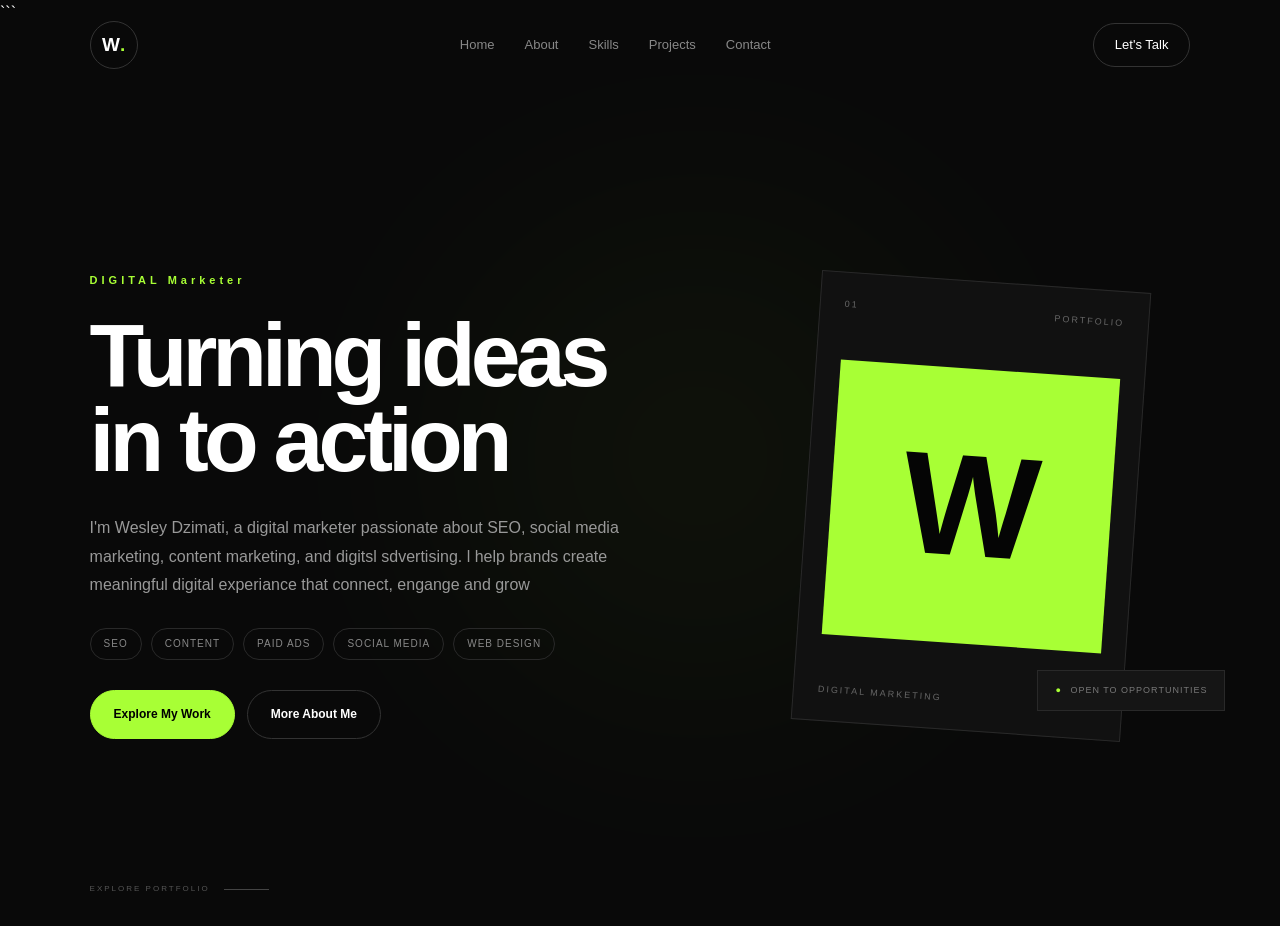
<file: index.html>
<head>

    <meta charset="UTF-8">

    <meta name="viewport" content="width=device-width, initial-scale=1.0">

    <!-- SEO -->
    <meta name="description"
        content="Wesley Dzimati is a Digital Marketer based in Harare, Zimbabwe, focused on SEO, content marketing, digital advertising, social media marketing and web design.">

    <meta name="author" content="Wesley Dzimati">

    <meta name="robots" content="index, follow">

    <!-- Canonical URL -->
    <link rel="canonical" href="index.html">

    <!-- Page Title -->
    <title>Wesley Dzimati | Digital Marketer Portfolio</title>


    <!-- Open Graph / Facebook / LinkedIn -->
    <meta property="og:type" content="website">

    <meta property="og:title"
        content="Wesley Dzimati | Digital Marketer Portfolio">

    <meta property="og:description"
        content="Explore the portfolio of Wesley Dzimati, a Digital Marketer focused on SEO, content marketing, digital advertising, social media marketing and web design.">

    <meta property="og:url" content="index.html">

    <meta property="og:site_name"
        content="Wesley Dzimati Portfolio">

    <meta property="og:image"
        content="images/og-image.jpg">


    <!-- Twitter / X -->
    <meta name="twitter:card" content="summary_large_image">

    <meta name="twitter:title"
        content="Wesley Dzimati | Digital Marketer Portfolio">

    <meta name="twitter:description"
        content="Explore Wesley Dzimati's digital marketing portfolio, including SEO, content marketing, digital advertising, social media and web design.">

    <meta name="twitter:image"
        content="images/og-image.jpg">


    <!-- Favicon -->
    <link rel="icon" type="image/png" href="images/favicon.png">


    <!-- Stylesheet -->
    <link rel="stylesheet" href="style.css">

</head>
```


</head>


<body>


    <!-- HEADER / NAVIGATION -->
    <header class="navbar">

        <a href="index.html"
           class="logo"
           aria-label="Wesley Dzimati - Home">
            W<span aria-hidden="true">.</span>
        </a>


        <nav aria-label="Main navigation">

            <a href="index.html" aria-current="page">
                Home
            </a>

            <a href="about.html">
                About
            </a>

            <a href="skills.html">
                Skills
            </a>

            <a href="projects.html">
                Projects
            </a>

            

            <a href="contact.html">
                Contact
            </a>

        </nav>


        <a href="contact.html" class="nav-button">
            Let's Talk
        </a>

    </header>


    <!-- MAIN CONTENT -->
    <main>


        <!-- HERO SECTION -->
        <section class="hero"
                 aria-labelledby="hero-title">


            <div class="hero-content">


                <p class="intro">
                    DIGITAL Marketer
                </p>


                <h1 id="hero-title">

                    Turning ideas in to action 
                    

                    

                </h1>


                <p class="hero-text">

                    I'm Wesley Dzimati, a digital marketer
                    passionate about SEO, social media marketing,
                    content marketing, and digitsl sdvertising. l
                    help brands create meaningful digital experiance 
                    that connect, engange and grow 

                </p>


                <!-- AREAS OF EXPERTISE -->
                <div class="expertise"
                     aria-label="Digital marketing areas">

                    <span>SEO</span>

                    <span>CONTENT</span>

                    <span>PAID ADS</span>

                    <span>SOCIAL MEDIA</span>

                    <span>WEB DESIGN</span>

                </div>


                <!-- CALL TO ACTIONS -->
                <div class="hero-buttons">


                    <a href="projects.html"
                       class="primary-button"
                       aria-label="Explore Wesley Dzimati's projects">

                        Explore My Work

                    </a>


                    <a href="about.html"
                       class="secondary-button"
                       aria-label="Learn more about Wesley Dzimati">

                        More About Me

                    </a>


                </div>


            </div>


            <!-- VISUAL PORTFOLIO CARD -->
            <div class="hero-visual"
                 aria-hidden="true">


                <div class="visual-card">


                    <div class="card-top">

                        <span>01</span>

                        <span>PORTFOLIO</span>

                    </div>


                    <div class="card-main">

                        <span>W</span>

                    </div>


                    <div class="card-bottom">

                        <span>DIGITAL MARKETING</span>

                        <span>2026</span>

                    </div>


                </div>


                <div class="floating-label">

                    <span>●</span>

                    OPEN TO OPPORTUNITIES

                </div>


            </div>


            <!-- SCROLL INDICATOR -->
            <div class="scroll-indicator"
                 aria-hidden="true">

                <span>
                    EXPLORE PORTFOLIO
                </span>

                <div class="scroll-line"></div>

            </div>


        </section>


    </main>


</body>

</html>
</file>
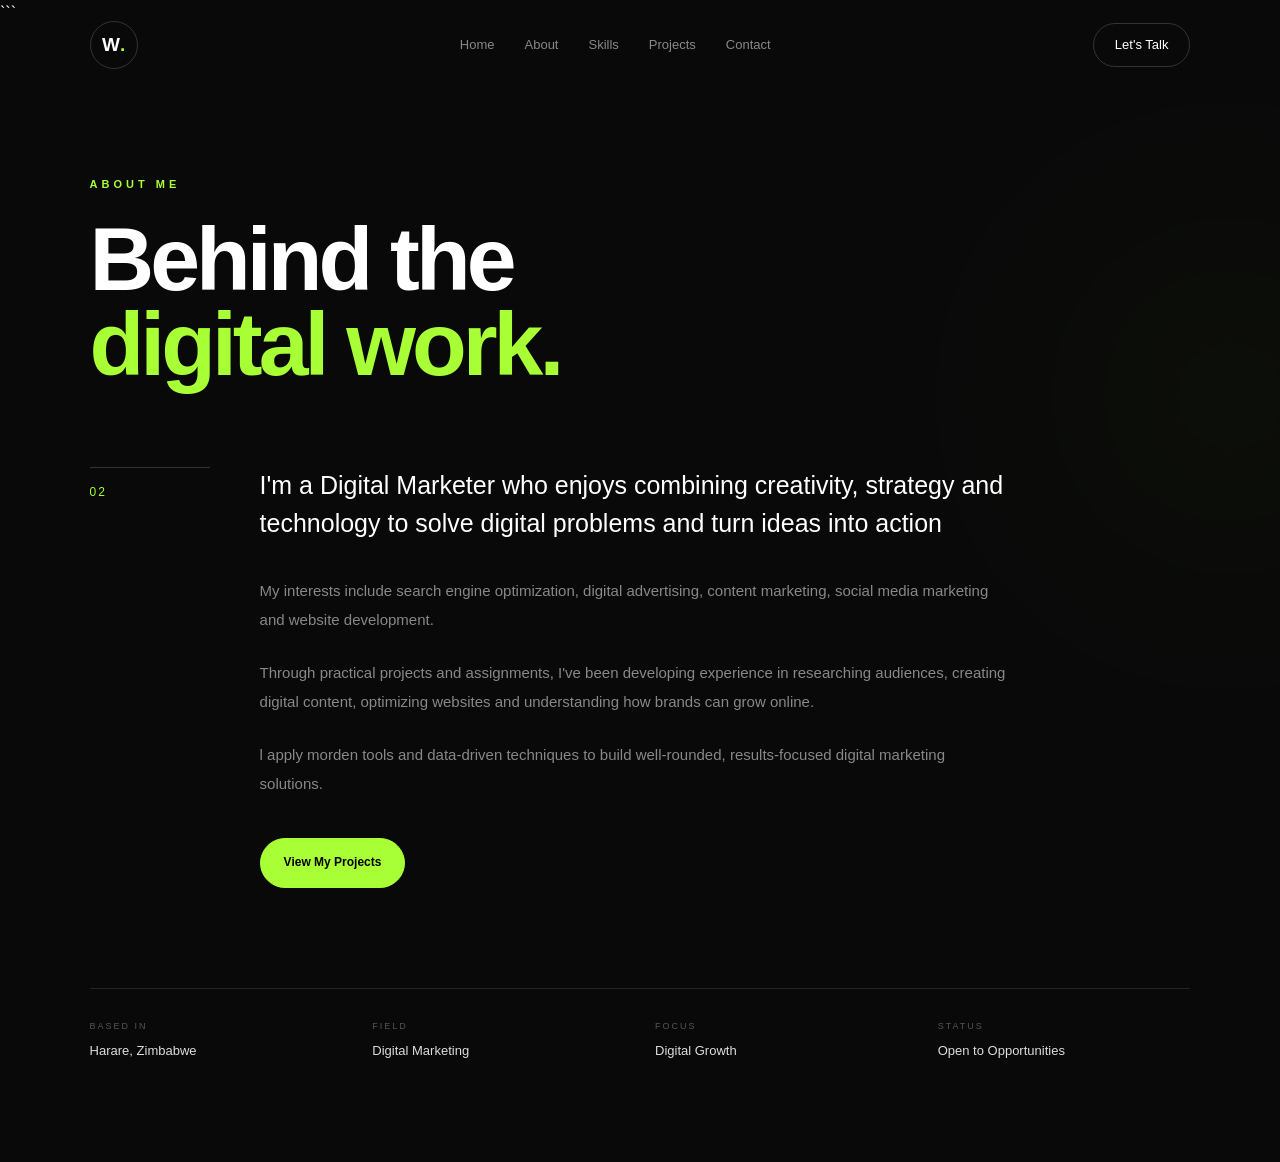
<file: about.html>
<head>

    <meta charset="UTF-8">

    <meta name="viewport" content="width=device-width, initial-scale=1.0">


    <!-- SEO -->
    <meta name="description"
        content="Learn about Wesley Dzimati, a Digital Marketer based in Harare, Zimbabwe, with a focus on SEO, content marketing, digital advertising, social media marketing and web design.">

    <meta name="author" content="Wesley Dzimati">

    <meta name="robots" content="index, follow">


    <!-- Canonical URL -->
    <link rel="canonical" href="about.html">


    <!-- Page Title -->
    <title>About Wesley Dzimati | Digital Marketer</title>


    <!-- Open Graph / Facebook / LinkedIn -->
    <meta property="og:type" content="profile">

    <meta property="og:title"
        content="About Wesley Dzimati | Digital Marketer">

    <meta property="og:description"
        content="Learn about Wesley Dzimati, a Digital Marketer based in Harare, Zimbabwe, focused on SEO, content marketing, digital advertising, social media marketing and web design.">

    <meta property="og:url" content="about.html">

    <meta property="og:site_name"
        content="Wesley Dzimati Portfolio">

    <meta property="og:image"
        content="images/og-image.jpg">


    <!-- Twitter / X -->
    <meta name="twitter:card" content="summary_large_image">

    <meta name="twitter:title"
        content="About Wesley Dzimati | Digital Marketer">

    <meta name="twitter:description"
        content="Learn more about Wesley Dzimati and his experience, interests and focus in digital marketing.">

    <meta name="twitter:image"
        content="images/og-image.jpg">


    <!-- Favicon -->
    <link rel="icon" type="image/png" href="images/favicon.png">


    <!-- Stylesheet -->
    <link rel="stylesheet" href="style.css">

</head>
```


<body>

    <!-- HEADER / NAVIGATION -->
    <header class="navbar">

        <a href="index.html" class="logo" aria-label="Wesley Dzimati - Home">
            W<span aria-hidden="true">.</span>
        </a>

        <nav aria-label="Main navigation">

            <a href="index.html">Home</a>

            <a href="about.html" aria-current="page">About</a>

            <a href="skills.html">Skills</a>

            <a href="projects.html">Projects</a>

            <a href="contact.html">Contact</a>

        </nav>

        <a href="contact.html" class="nav-button">
            Let's Talk
        </a>

    </header>


    <!-- MAIN CONTENT -->
    <main>

        <section class="page-section about-page" aria-labelledby="about-title">

            <!-- SECTION INTRO -->
            <div class="section-heading">

                <p class="intro">ABOUT ME</p>

                <h1 id="about-title">
                    Behind the
                    <span>digital work.</span>
                </h1>

            </div>


            <!-- ABOUT CONTENT -->
            <div class="about-content">

                <div class="about-number" aria-hidden="true">
                    <span>02</span>
                </div>


                <div class="about-text">

                    <p class="large-text">
                        I'm a Digital Marketer who enjoys combining
                        creativity, strategy and technology to solve digital
                        problems and turn ideas into action
                    </p>

                    <p>
                        My interests include search engine optimization,
                        digital advertising, content marketing, social media
                        marketing and website development.
                    </p>

                    <p>
                        Through practical projects and assignments, I've been
                        developing experience in researching audiences,
                        creating digital content, optimizing websites and
                        understanding how brands can grow online.
                    </p>

                    <p>
                        l apply morden tools and data-driven
                        techniques to build well-rounded,
                        results-focused digital marketing solutions.
                    </p>

                    <a href="projects.html"
                       class="primary-button"
                       aria-label="View Wesley Dzimati's digital marketing projects">
                        View My Projects
                    </a>

                </div>

            </div>


            <!-- ABOUT DETAILS -->
            <div class="about-details">

                <div>
                    <span>BASED IN</span>
                    <strong>Harare, Zimbabwe</strong>
                </div>

                <div>
                    <span>FIELD</span>
                    <strong>Digital Marketing</strong>
                </div>

                <div>
                    <span>FOCUS</span>
                    <strong>Digital Growth</strong>
                </div>

                <div>
                    <span>STATUS</span>
                    <strong>Open to Opportunities</strong>
                </div>

            </div>

        </section>

    </main>

</body>

</html>
</file>
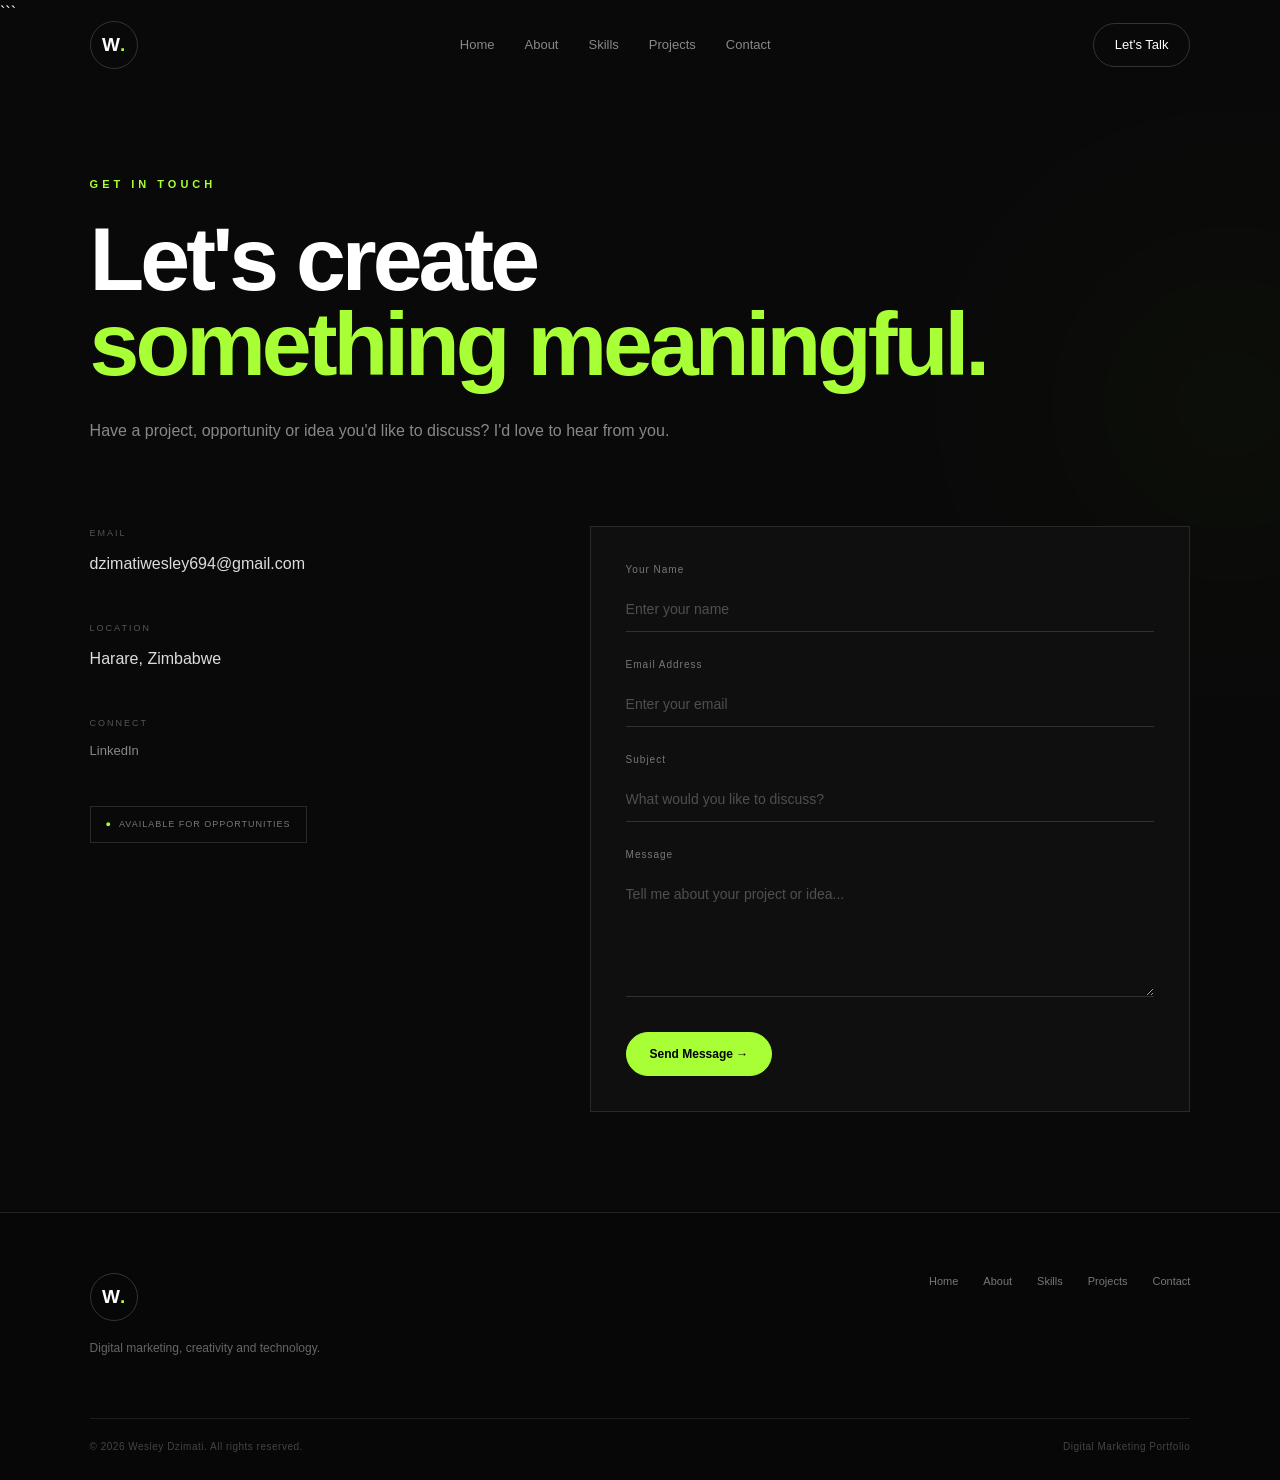
<file: contact.html>
<head>

    <meta charset="UTF-8">

    <meta name="viewport" content="width=device-width, initial-scale=1.0">


    <!-- SEO -->
    <meta name="description"
        content="Contact Wesley Dzimati, a Digital Marketer based in Harare, Zimbabwe, for digital marketing, SEO, content marketing, social media and web design projects.">

    <meta name="author" content="Wesley Dzimati">

    <meta name="robots" content="index, follow">


    <!-- Canonical URL -->
    <link rel="canonical" href="contact.html">


    <!-- Page Title -->
    <title>Contact Wesley Dzimati | Digital Marketer</title>


    <!-- Open Graph / Facebook / LinkedIn -->
    <meta property="og:type" content="website">

    <meta property="og:title"
        content="Contact Wesley Dzimati | Digital Marketer">

    <meta property="og:description"
        content="Get in touch with Wesley Dzimati in Harare, Zimbabwe, for digital marketing, SEO, content marketing, social media and web design projects.">

    <meta property="og:url" content="contact.html">

    <meta property="og:site_name"
        content="Wesley Dzimati Portfolio">

    <meta property="og:image"
        content="images/og-image.jpg">


    <!-- Twitter / X -->
    <meta name="twitter:card" content="summary_large_image">

    <meta name="twitter:title"
        content="Contact Wesley Dzimati | Digital Marketer">

    <meta name="twitter:description"
        content="Get in touch with Wesley Dzimati for digital marketing and digital growth projects.">

    <meta name="twitter:image"
        content="images/og-image.jpg">


    <!-- Favicon -->
    <link rel="icon" type="image/png" href="images/favicon.png">


    <!-- Stylesheet -->
    <link rel="stylesheet" href="style.css">

</head>
```



<body>

    <!-- HEADER / NAVIGATION -->
    <header class="navbar">

        <a href="index.html"
           class="logo"
           aria-label="Wesley Dzimati - Home">
            W<span aria-hidden="true">.</span>
        </a>


        <nav aria-label="Main navigation">

            <a href="index.html">Home</a>

            <a href="about.html">About</a>

            <a href="skills.html">Skills</a>

            <a href="projects.html">Projects</a>

            <a href="contact.html" aria-current="page">Contact</a>

        </nav>


        <a href="contact.html" class="nav-button">
            Let's Talk
        </a>

    </header>


    <!-- MAIN CONTENT -->
    <main>

        <section class="page-section contact-page"
                 aria-labelledby="contact-title">

            <!-- PAGE INTRO -->
            <div class="section-heading">

                <p class="intro">
                    GET IN TOUCH
                </p>

                <h1 id="contact-title">
                    Let's create
                    <span>something meaningful.</span>
                </h1>

                <p class="section-description">
                    Have a project, opportunity or idea you'd like
                    to discuss? I'd love to hear from you.
                </p>

            </div>


            <!-- CONTACT CONTENT -->
            <div class="contact-container">


                <!-- CONTACT INFORMATION -->
                <div class="contact-info">

                    <div class="contact-block">

                        <span>EMAIL</span>

                        <a href="mailto:dzimatiwesley694@gmail.com">
                            dzimatiwesley694@gmail.com
                        </a>

                    </div>


                    <div class="contact-block">

                        <span>LOCATION</span>

                        <p>
                            Harare, Zimbabwe
                        </p>

                    </div>


                    <div class="contact-block">

                        <span>CONNECT</span>

                        <div class="social-links">

                            <a href="#"
                               target="_blank"
                               rel="noopener noreferrer"
                               aria-label="Wesley Dzimati on LinkedIn">
                                LinkedIn
                            </a>

                            <a href="#"
                               target="_blank"
                               rel="noopener noreferrer"
                               aria-label="Wesley Dzimati on Instagram">
                                
                            </a>

                        </div>

                    </div>


                    <div class="contact-status"
                         aria-label="Currently available for opportunities">

                        <span aria-hidden="true">●</span>

                        AVAILABLE FOR OPPORTUNITIES

                    </div>

                </div>


                <!-- CONTACT FORM -->
                <form class="contact-form"
                      action="#"
                      method="post"
                      aria-label="Contact form">


                    <div class="form-group">

                        <label for="name">
                            Your Name
                        </label>

                        <input
                            type="text"
                            id="name"
                            name="name"
                            placeholder="Enter your name"
                            autocomplete="name"
                            required
                        >

                    </div>


                    <div class="form-group">

                        <label for="email">
                            Email Address
                        </label>

                        <input
                            type="email"
                            id="email"
                            name="email"
                            placeholder="Enter your email"
                            autocomplete="email"
                            required
                        >

                    </div>


                    <div class="form-group">

                        <label for="subject">
                            Subject
                        </label>

                        <input
                            type="text"
                            id="subject"
                            name="subject"
                            placeholder="What would you like to discuss?"
                        >

                    </div>


                    <div class="form-group">

                        <label for="message">
                            Message
                        </label>

                        <textarea
                            id="message"
                            name="message"
                            rows="6"
                            placeholder="Tell me about your project or idea..."
                            required
                        ></textarea>

                    </div>


                    <button
                        type="submit"
                        class="primary-button">
                        Send Message →
                    </button>

                </form>

            </div>

        </section>

    </main>


    <!-- FOOTER -->
    <footer class="footer">

        <div class="footer-top">


            <div class="footer-brand">

                <a href="index.html"
                   class="logo"
                   aria-label="Wesley Dzimati - Home">
                    W<span aria-hidden="true">.</span>
                </a>

                <p>
                    Digital marketing, creativity
                    and technology.
                </p>

            </div>


            <nav class="footer-links"
                 aria-label="Footer navigation">

                <a href="index.html">Home</a>

                <a href="about.html">About</a>

                <a href="skills.html">Skills</a>

                <a href="projects.html">Projects</a>

                <a href="contact.html" aria-current="page">Contact</a>

            </nav>

        </div>


        <div class="footer-bottom">

            <p>
                © 2026 Wesley Dzimati. All rights reserved.
            </p>

            <p>
                Digital Marketing Portfolio
            </p>

        </div>

    </footer>


</body>

</html>
</file>
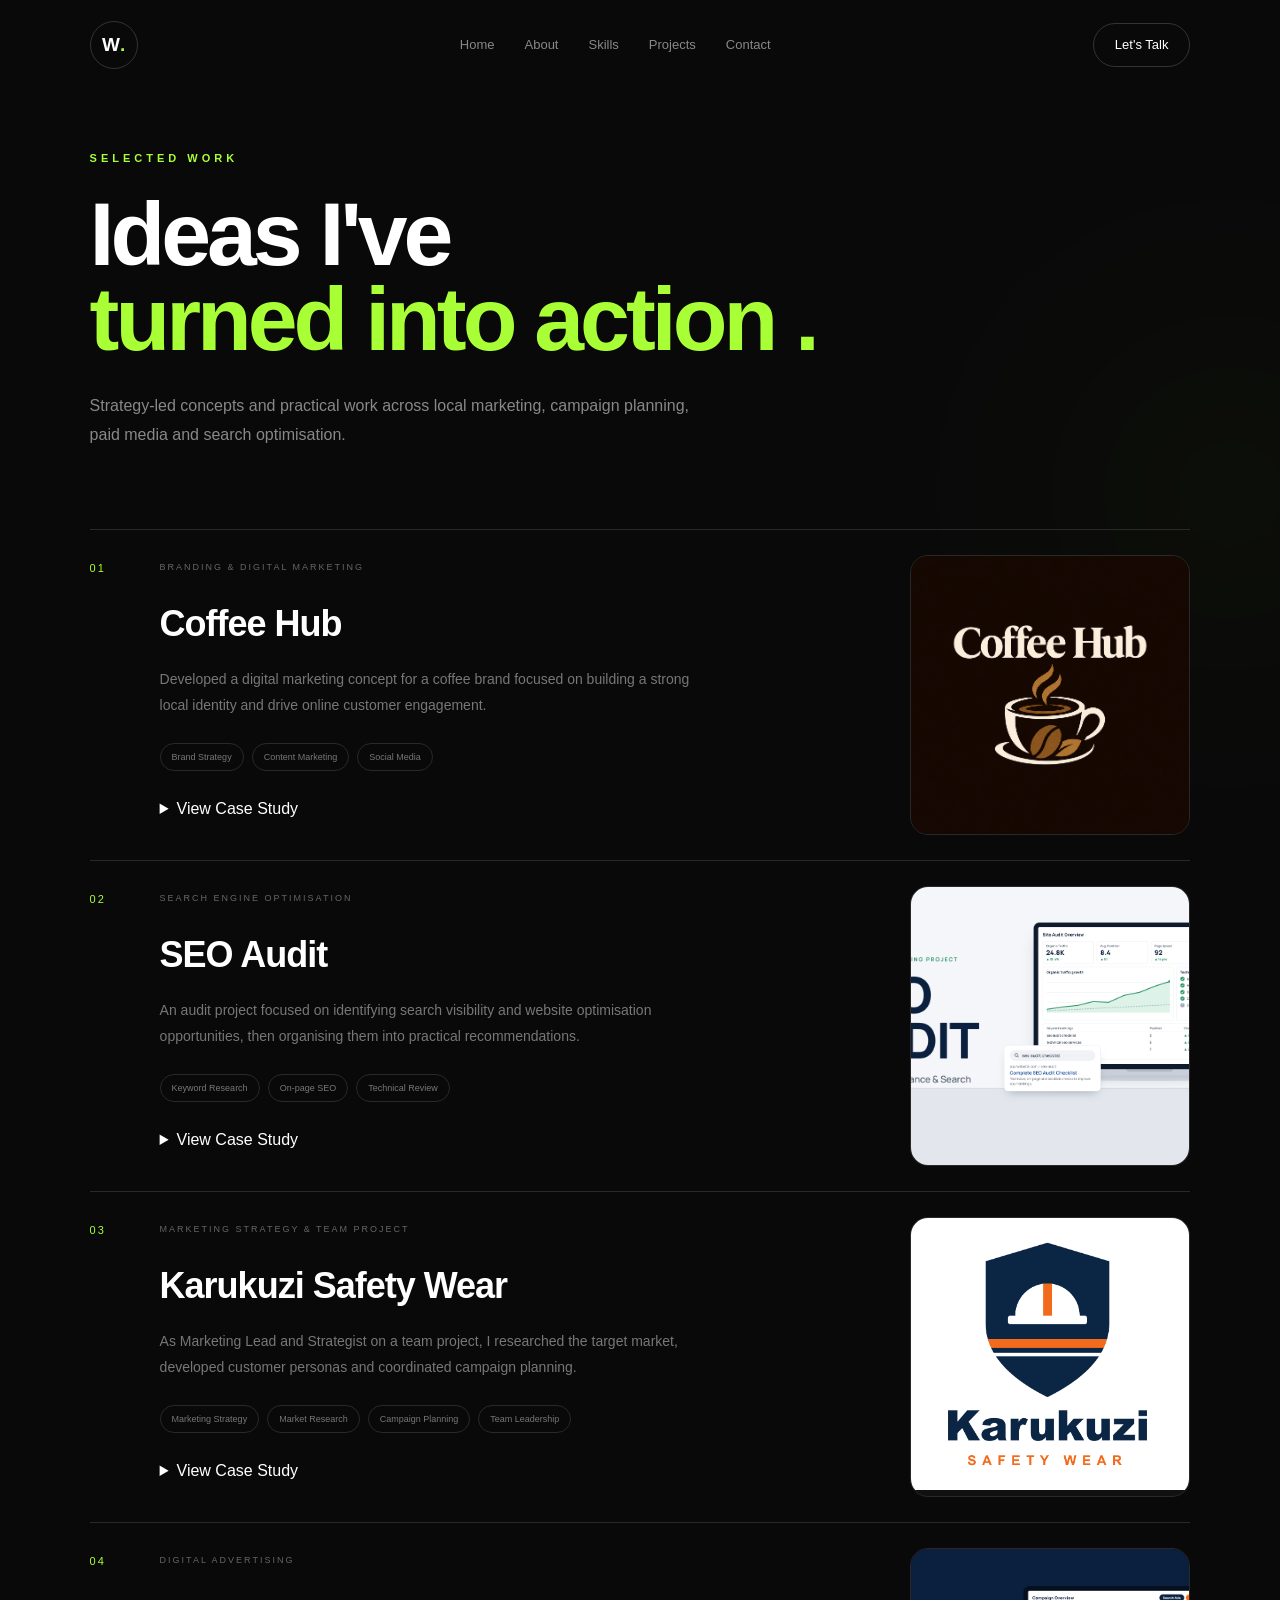
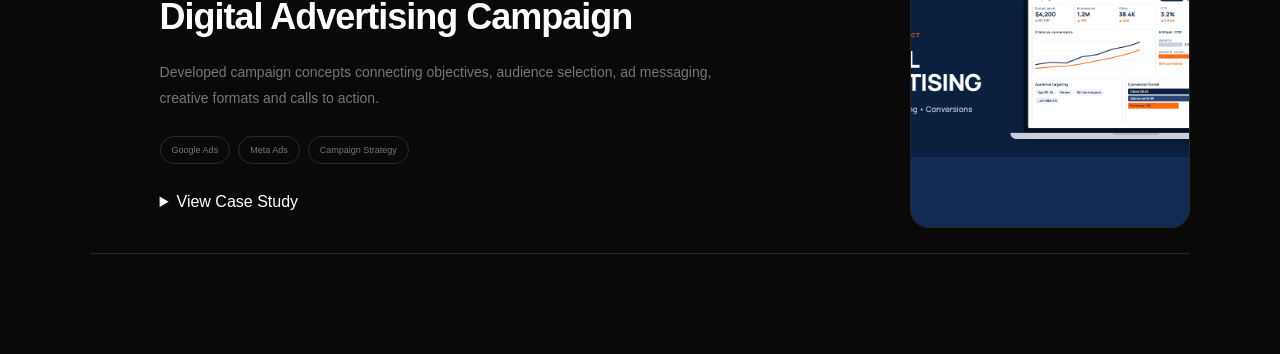
<file: projects.html>
<!DOCTYPE html>
<html lang="en">
<head>

    <meta charset="UTF-8">

    <meta name="viewport" content="width=device-width, initial-scale=1.0">


    <!-- SEO -->
    <meta name="description"
        content="Explore Wesley Dzimati's digital marketing case studies in local marketing, safety wear, paid advertising and SEO strategy.">

    <meta name="author" content="Wesley Dzimati">

    <meta name="robots" content="index, follow">


    <!-- Canonical URL -->
    <link rel="canonical" href="projects.html">


    <!-- Page Title -->
    <title>Digital Marketing Projects | Wesley Dzimati</title>


    <!-- Open Graph / Facebook / LinkedIn -->
    <meta property="og:type" content="website">

    <meta property="og:title"
        content="Digital Marketing Projects | Wesley Dzimati">

    <meta property="og:description"
        content="Explore Wesley Dzimati's digital marketing case studies in local marketing, safety wear, paid advertising and SEO strategy.">

    <meta property="og:url" content="projects.html">

    <meta property="og:site_name"
        content="Wesley Dzimati Portfolio">

    <meta property="og:image"
        content="images/og-image.jpg">


    <!-- Twitter / X -->
    <meta name="twitter:card" content="summary_large_image">

    <meta name="twitter:title"
        content="Digital Marketing Projects | Wesley Dzimati">

    <meta name="twitter:description"
        content="Explore Wesley Dzimati's digital marketing case studies in local marketing, safety wear, paid advertising and SEO strategy.">

    <meta name="twitter:image"
        content="images/og-image.jpg">


    <!-- Favicon -->
    <link rel="icon" type="image/png" href="images/favicon.png">


    <!-- Stylesheet -->
    <link rel="stylesheet" href="style.css">

</head>


<body>

<header class="navbar">

    <a href="index.html" class="logo">
        W<span>.</span>
    </a>

    <nav>
        <a href="index.html">Home</a>
        <a href="about.html">About</a>
        <a href="skills.html">Skills</a>
        <a href="projects.html">Projects</a>
        <a href="contact.html">Contact</a>
    </nav>

    <a href="contact.html" class="nav-button">
        Let's Talk
    </a>

</header>

<main>

<section class="page-section projects-page">

    <div class="section-heading">

        <p class="intro">
            SELECTED WORK
        </p>

        <h1>
            Ideas I've
            <span>turned into action .</span>
        </h1>

        <p class="section-description">
            Strategy-led concepts and practical work across local marketing,
            campaign planning, paid media and search optimisation.
        </p>

    </div>


    <!-- PROJECT 01 -->

    <article class="project-card">

        <div class="project-number">
            01
        </div>

        <div class="project-content">

            <p class="project-category">
                BRANDING & DIGITAL MARKETING
            </p>

            <h2>
                Coffee Hub
            </h2>

            <p>
                Developed a digital marketing concept for a 
                coffee brand focused on building a strong local
                identity and drive online customer engagement.
            </p>

            <div class="project-tags">
                <span>Brand Strategy</span>
                <span>Content Marketing</span>
                <span>Social Media</span>
            </div>

            <details class="project-case-study">
                <summary>View Case Study</summary>
                <div class="case-study-content">
                    <section>
                        <h3>Project Overview</h3>
                        <p>Coffee Hub is a concept for a neighbourhood coffee shop in Harare. The marketing work is intended to give the business a recognisable local identity and help nearby people discover it, choose it for a visit and return.</p>
                    </section>
                    <section>
                        <h3>The Challenge</h3>
                        <p>A new or growing café needs to stand out among local options and turn online attention into in-person visits. Its communication also needs to give people a reason to come back, not just notice the brand once.</p>
                    </section>
                    <section>
                        <h3>My Role</h3>
                        <p>I developed the digital marketing concept, with a focus on brand positioning, content themes, social media engagement and promotional ideas. The project materials do not specify particular analytics or advertising tools.</p>
                    </section>
                    <section>
                        <h3>Strategy and Execution</h3>
                        <p>Position Coffee Hub as a welcoming, convenient local coffee stop. Prioritise Harare residents, nearby workers and students, and people looking for a place to meet. Build discoverability through a complete local business profile, consistent contact details, location-led page copy and useful search phrases such as “coffee shop in Harare” and relevant neighbourhood terms. Use social content to show menu items, the café experience and timely offers; connect promotions to clear visit prompts and encourage customers to share feedback and return through recurring offers. These are proposed tactics, not reported campaign results.</p>
                    </section>
                    <section>
                        <h3>Tools Used</h3>
                        <p>Specific tools used were not recorded in the available project details.</p>
                    </section>
                    <section>
                        <h3>Expected Outcomes</h3>
                        <p>The strategy is designed to improve local awareness and discovery, encourage first visits, create more social interaction and support repeat visits. No measured outcomes are available.</p>
                    </section>
                    <section>
                        <h3>Key Learning</h3>
                        <p>This concept demonstrates how local SEO, useful social content and in-store promotions can work together around one practical goal: making a nearby café easier to find and worth revisiting.</p>
                    </section>
                </div>
            </details>

        </div>

        <div class="project-visual">
            <img class="project-logo" src="Coffee%20Hub%20Caf%C3%A9%20Logo.png" alt="Coffee Hub logo">
        </div>

    </article>


    <!-- PROJECT 02 -->

    <article class="project-card">

        <div class="project-number">
            02
        </div>

        <div class="project-content">

            <p class="project-category">
                SEARCH ENGINE OPTIMISATION
            </p>

            <h2>
                SEO Audit
            </h2>

            <p>
                An audit project focused on identifying search visibility and website optimisation opportunities, then organising them into practical recommendations.
            </p>

            <div class="project-tags">
                <span>Keyword Research</span>
                <span>On-page SEO</span>
                <span>Technical Review</span>
            </div>

            <details class="project-case-study">
                <summary>View Case Study</summary>
                <div class="case-study-content">
                    <section>
                        <h3>Project Overview</h3>
                        <p>This SEO audit reviews a website's search-readiness and identifies opportunities to make its pages clearer to search engines and more useful to visitors. The available project material does not identify a client or publish audit findings.</p>
                    </section>
                    <section>
                        <h3>The Challenge</h3>
                        <p>Websites can miss relevant organic searches when page topics, content structure, technical accessibility or user experience do not support what people are looking for. An audit helps prioritise these issues before making changes.</p>
                    </section>
                    <section>
                        <h3>My Role</h3>
                        <p>I approached the work as an SEO review: considering search intent, page relevance, technical factors and content opportunities, then translating the review into recommendations. Specific tools and verified site-level findings were not recorded in the available details.</p>
                    </section>
                    <section>
                        <h3>Strategy and Execution</h3>
                        <p>Start with keyword and intent research, then map relevant themes to useful pages rather than targeting terms in isolation. Review titles, headings, page copy, internal links and calls to action for relevance and clarity. Check technical considerations such as crawlability, indexation, mobile usability, page speed and broken links. Compare competitor page topics and formats to identify content gaps, then prioritise recommendations by likely value and effort. These are audit areas and recommendations; no specific fixes or ranking changes are claimed.</p>
                    </section>
                    <section>
                        <h3>Tools Used</h3>
                        <p>Specific SEO tools used were not recorded in the available project details.</p>
                    </section>
                    <section>
                        <h3>Expected Outcomes</h3>
                        <p>Applying prioritised recommendations is intended to improve technical accessibility, page relevance and the site's potential to earn qualified organic visits. No traffic, ranking or performance improvements have been measured or supplied.</p>
                    </section>
                    <section>
                        <h3>Key Learning</h3>
                        <p>The project demonstrates a structured approach to SEO: connect search intent and useful content with sound on-page and technical foundations, then make recommendations that can be prioritised and evaluated.</p>
                    </section>
                </div>
            </details>

        </div>

        <div class="project-visual">
            <img src="SEO%20Audit%20Cover%2016%209%402x.png" alt="SEO audit project cover">
        </div>

    </article>


    <!-- PROJECT 03 -->

    <article class="project-card">

        <div class="project-number">
            03
        </div>

        <div class="project-content">

            <p class="project-category">
                MARKETING STRATEGY & TEAM PROJECT
            </p>

            <h2>
                Karukuzi Safety Wear
            </h2>

            <p>
               As Marketing Lead and Strategist on a team project, I researched the target market, developed customer personas and coordinated campaign planning.
            </p>

            <div class="project-tags">
                <span>Marketing Strategy</span>
                <span>Market Research</span>
                <span>Campaign Planning</span>
                <span>Team Leadership</span>
            </div>

            <details class="project-case-study">
                <summary>View Case Study</summary>
                <div class="case-study-content">
                    <section>
                        <h3>Project Overview</h3>
                        <p>Karukuzi Safety Wear focuses on protective workwear for construction workers. The team project developed a marketing strategy to clarify the audience, strengthen the brand's position and create a practical route to customer enquiries.</p>
                    </section>
                    <section>
                        <h3>The Challenge</h3>
                        <p>Buyers need safety wear that meets the demands of job sites, is dependable and can be sourced with confidence. The business needs to communicate its value to both people who wear the products and those responsible for purchasing them.</p>
                    </section>
                    <section>
                        <h3>My Role</h3>
                        <p>I served as Marketing Lead and Strategist in a team project. My documented responsibilities included researching the target market, defining customer personas, developing the marketing strategy, planning campaigns and coordinating the team's marketing activities.</p>
                    </section>
                    <section>
                        <h3>Strategy and Execution</h3>
                        <p>Focus on construction workers as users and site managers, contractors and procurement decision-makers as potential buyers. Research competing suppliers and compare their product range, positioning and communication before defining Karukuzi's differentiators. Build content around product use, worker protection, product selection and enquiry prompts. Plan awareness and lead-generation activity across appropriate digital channels, with campaign objectives linked to qualified enquiries. Set KPIs such as reach, engagement, enquiry volume and lead quality before launch; no campaign performance is claimed here.</p>
                    </section>
                    <section>
                        <h3>Tools Used</h3>
                        <p>Specific research, publishing or advertising tools were not recorded in the available project details.</p>
                    </section>
                    <section>
                        <h3>Expected Outcomes</h3>
                        <p>The strategy is intended to improve brand understanding among relevant buyers, generate qualified product enquiries and give the team measurable campaign goals. No sales or lead results are available.</p>
                    </section>
                    <section>
                        <h3>Key Learning</h3>
                        <p>This project shows how audience research, competitor review, clear positioning and coordinated team planning can turn a broad marketing need into an actionable lead-generation direction.</p>
                    </section>
                </div>
            </details>

        </div>

        <div class="project-visual">
            <img class="project-logo" src="karukuzi_safety_wear_logo.png" alt="Karukuzi Safety Wear logo">
        </div>

    </article>


    <!-- PROJECT 04 -->

    <article class="project-card">

        <div class="project-number">
            04
        </div>

        <div class="project-content">

            <p class="project-category">
                DIGITAL ADVERTISING
            </p>

            <h2>
                Digital Advertising Campaign
            </h2>

            <p>
                Developed campaign concepts connecting objectives, audience selection, ad messaging, creative formats and calls to action.
            </p>

            <div class="project-tags">
                <span>Google Ads</span>
                <span>Meta Ads</span>
                <span>Campaign Strategy</span>
            </div>

            <details class="project-case-study">
                <summary>View Case Study</summary>
                <div class="case-study-content">
                    <section>
                        <h3>Project Overview</h3>
                        <p>This advertising project develops a campaign plan from its objective through to its creative message and evaluation. The available project material describes campaign concepts, not a live campaign or measured client results.</p>
                    </section>
                    <section>
                        <h3>The Challenge</h3>
                        <p>Paid activity needs a clear purpose and a message that is relevant to the intended audience. Without alignment between audience, platform, creative and next step, spend can generate attention without useful action.</p>
                    </section>
                    <section>
                        <h3>My Role</h3>
                        <p>I created advertising concepts covering campaign objectives, audiences, ad formats, messaging and calls to action. The project materials identify Google Ads and Meta Ads as relevant platforms but do not specify a launched campaign or results.</p>
                    </section>
                    <section>
                        <h3>Strategy and Execution</h3>
                        <p>Begin by defining one primary objective, such as awareness, traffic or lead generation, and match it to an audience and destination. Use Google Ads when the plan is built around active search intent; use Meta Ads for audience-led discovery and visual storytelling. Adapt the creative to the placement, with concise copy, a clear benefit and a direct call to action. Where budget and traffic allow, test one variable at a time, such as headline, image or CTA, and keep the audience and objective consistent for a useful comparison.</p>
                    </section>
                    <section>
                        <h3>Tools and Platforms</h3>
                        <p>Google Ads and Meta Ads are identified in the project materials as campaign platforms. The materials do not confirm that ads were launched through either platform.</p>
                    </section>
                    <section>
                        <h3>Evaluation and Expected Outcomes</h3>
                        <p>Evaluate against the chosen objective: reach and frequency for awareness, click-through rate and landing-page engagement for traffic, or conversion rate and cost per qualified lead for lead generation. A/B testing is a proposed evaluation method. The intended outcome is more relevant reach and useful customer action; there are no reported performance results.</p>
                    </section>
                    <section>
                        <h3>Key Learning</h3>
                        <p>This work demonstrates the importance of treating advertising as a connected system: objective, audience, placement, message, creative and measurement should all support the same action.</p>
                    </section>
                </div>
            </details>

        </div>

        <div class="project-visual">
            <img src="Advertising%20Cover%2016%209%402x.png" alt="Digital advertising campaign project cover">
        </div>

    </article>


</section>

</main>

</body>
</html>
</file>
<file: style.css>
/* HIDE EXPERIENCE SECTION */
#experience,
.experience,
.timeline {
    display: none !important;
}




/* =========================================
   CSS PART 1
   GLOBAL + NAVIGATION + HOME
========================================= */


/* =========================================
   1. GLOBAL RESET
========================================= */

* {
    margin: 0;
    padding: 0;
    box-sizing: border-box;
}

html {
    scroll-behavior: smooth;
}

body {
    background: #090909;
    color: #ffffff;
    font-family: Arial, Helvetica, sans-serif;
    line-height: 1.6;
    overflow-x: hidden;
}

a {
    text-decoration: none;
    color: inherit;
}

button,
input,
textarea {
    font-family: inherit;
}


/* =========================================
   2. NAVIGATION
========================================= */

.navbar {
    width: 100%;
    height: 90px;

    padding: 0 7%;

    display: flex;
    align-items: center;
    justify-content: space-between;

    position: absolute;
    top: 0;
    left: 0;

    z-index: 100;
}


/* LOGO */

.logo {
    width: 48px;
    height: 48px;

    border: 1px solid #333333;
    border-radius: 50%;

    display: flex;
    align-items: center;
    justify-content: center;

    font-size: 19px;
    font-weight: 700;

    transition: 0.3s ease;
}

.logo span {
    color: #a8ff35;
}

.logo:hover {
    border-color: #a8ff35;
    transform: rotate(10deg);
}


/* NAV LINKS */

.navbar nav {
    display: flex;
    align-items: center;
    gap: 30px;
}

.navbar nav a {
    position: relative;

    color: #888888;

    font-size: 13px;
    font-weight: 500;

    transition: 0.3s ease;
}

.navbar nav a::after {
    content: "";

    position: absolute;

    width: 0;
    height: 1px;

    left: 0;
    bottom: -7px;

    background: #a8ff35;

    transition: 0.3s ease;
}

.navbar nav a:hover {
    color: #ffffff;
}

.navbar nav a:hover::after {
    width: 100%;
}


/* NAV BUTTON */

.nav-button {
    padding: 11px 21px;

    border: 1px solid #333333;
    border-radius: 30px;

    font-size: 13px;

    transition: 0.3s ease;
}

.nav-button:hover {
    background: #a8ff35;
    color: #000000;
    border-color: #a8ff35;
}


/* =========================================
   3. HOME / HERO
========================================= */

.hero {
    min-height: 100vh;

    padding: 150px 7% 90px;

    display: grid;
    grid-template-columns: 1.15fr 0.85fr;

    align-items: center;

    gap: 70px;

    position: relative;

    overflow: hidden;
}


/* BACKGROUND GLOW */

.hero::before {
    content: "";

    position: absolute;

    width: 500px;
    height: 500px;

    background: #a8ff35;

    opacity: 0.035;

    filter: blur(130px);

    border-radius: 50%;

    top: 20%;
    left: 35%;

    pointer-events: none;
}


/* =========================================
   4. HERO TEXT
========================================= */

.hero-content {
    position: relative;
    z-index: 2;
}


/* SMALL INTRO */

.intro {
    color: #a8ff35;

    font-size: 11px;

    font-weight: 700;

    letter-spacing: 4px;

    margin-bottom: 24px;
}


/* MAIN HEADING */

.hero h1 {
    max-width: 850px;

    font-size: clamp(55px, 7vw, 100px);

    line-height: 0.94;

    letter-spacing: -5px;

    font-weight: 800;

    margin-bottom: 32px;
}

.hero h1 span {
    display: block;

    color: #a8ff35;
}


/* HERO DESCRIPTION */

.hero-text {
    max-width: 580px;

    color: #999999;

    font-size: 16px;

    line-height: 1.8;

    margin-bottom: 28px;
}


/* =========================================
   5. EXPERTISE TAGS
========================================= */

.expertise {
    display: flex;

    flex-wrap: wrap;

    gap: 9px;

    margin-bottom: 30px;
}

.expertise span {
    padding: 7px 13px;

    border: 1px solid #292929;

    border-radius: 30px;

    color: #888888;

    font-size: 10px;

    letter-spacing: 1px;

    transition: 0.3s ease;
}

.expertise span:hover {
    color: #a8ff35;

    border-color: #a8ff35;

    transform: translateY(-2px);
}


/* =========================================
   6. HERO BUTTONS
========================================= */

.hero-buttons {
    display: flex;

    gap: 12px;

    flex-wrap: wrap;
}

.primary-button,
.secondary-button {
    display: inline-flex;

    align-items: center;
    justify-content: center;

    padding: 14px 23px;

    border-radius: 30px;

    font-size: 12px;

    font-weight: 700;

    transition: 0.3s ease;
}


/* PRIMARY */

.primary-button {
    background: #a8ff35;

    color: #000000;

    border: 1px solid #a8ff35;
}

.primary-button:hover {
    transform: translateY(-4px);

    box-shadow: 0 12px 30px rgba(168, 255, 53, 0.12);
}


/* SECONDARY */

.secondary-button {
    background: transparent;

    color: #ffffff;

    border: 1px solid #333333;
}

.secondary-button:hover {
    color: #a8ff35;

    border-color: #a8ff35;

    transform: translateY(-4px);
}


/* =========================================
   7. HERO VISUAL
========================================= */

.hero-visual {
    position: relative;

    display: flex;

    align-items: center;
    justify-content: center;

    z-index: 2;
}


/* PORTFOLIO CARD */

.visual-card {
    width: 330px;
    height: 450px;

    padding: 24px;

    background: #111111;

    border: 1px solid #292929;

    display: flex;

    flex-direction: column;

    justify-content: space-between;

    transform: rotate(4deg);

    transition: 0.5s ease;
}

.visual-card:hover {
    transform: rotate(0deg) translateY(-10px);

    border-color: #a8ff35;
}


/* CARD TOP + BOTTOM */

.card-top,
.card-bottom {
    display: flex;

    align-items: center;

    justify-content: space-between;

    color: #666666;

    font-size: 9px;

    letter-spacing: 2px;
}


/* CARD CENTER */

.card-main {
    width: 100%;
    height: 275px;

    background: #a8ff35;

    display: flex;

    align-items: center;
    justify-content: center;
}

.card-main span {
    color: #050505;

    font-size: 145px;

    font-weight: 900;

    line-height: 1;
}


/* =========================================
   8. FLOATING STATUS
========================================= */

.floating-label {
    position: absolute;

    right: -35px;

    bottom: 20px;

    padding: 12px 17px;

    background: #151515;

    border: 1px solid #292929;

    color: #777777;

    font-size: 9px;

    letter-spacing: 1px;
}

.floating-label span {
    color: #a8ff35;

    margin-right: 5px;
}


/* =========================================
   9. SCROLL INDICATOR
========================================= */

.scroll-indicator {
    position: absolute;

    bottom: 30px;

    left: 7%;

    display: flex;

    align-items: center;

    gap: 14px;

    color: #555555;

    font-size: 8px;

    letter-spacing: 2px;
}

.scroll-line {
    width: 45px;

    height: 1px;

    background: #444444;
}


/* =========================================
   10. MOBILE RESPONSIVENESS
========================================= */

@media (max-width: 1000px) {

    .navbar {
        padding: 0 5%;
    }

    .navbar nav {
        gap: 18px;
    }

    .hero {
        padding-left: 5%;
        padding-right: 5%;

        grid-template-columns: 1fr;

        text-align: center;
    }

    .hero-text {
        margin-left: auto;
        margin-right: auto;
    }

    .expertise {
        justify-content: center;
    }

    .hero-buttons {
        justify-content: center;
    }

    .hero-visual {
        margin-top: 30px;
    }

    .scroll-indicator {
        display: none;
    }

}


@media (max-width: 750px) {

    .navbar nav {
        display: none;
    }

    .nav-button {
        padding: 9px 16px;
    }

    .hero {
        padding-top: 130px;
    }

    .hero h1 {
        font-size: 58px;

        letter-spacing: -3px;
    }

    .visual-card {
        width: 290px;
        height: 395px;
    }

    .card-main {
        height: 235px;
    }

    .card-main span {
        font-size: 110px;
    }

    .floating-label {
        right: -10px;
    }

}


@media (max-width: 450px) {

    .navbar {
        height: 75px;
    }

    .logo {
        width: 42px;
        height: 42px;
    }

    .hero {
        padding-top: 115px;
    }

    .hero h1 {
        font-size: 47px;

        letter-spacing: -2px;
    }

    .hero-text {
        font-size: 14px;
    }

    .visual-card {
        width: 255px;
        height: 350px;
    }

    .card-main {
        height: 205px;
    }

    .card-main span {
        font-size: 90px;
    }

    .floating-label {
        position: static;

        margin-top: 18px;
    }

}

/* =========================================
   CSS PART 2
   ABOUT + SKILLS
========================================= */


/* =========================================
   1. GENERAL PAGE LAYOUT
========================================= */

.page-section {
    min-height: 100vh;

    padding: 150px 7% 100px;

    position: relative;

    overflow: hidden;
}

.page-section::before {
    content: "";

    position: absolute;

    width: 400px;
    height: 400px;

    background: #a8ff35;

    opacity: 0.025;

    filter: blur(120px);

    border-radius: 50%;

    top: 15%;
    right: -150px;

    pointer-events: none;
}


/* =========================================
   2. SECTION HEADING
========================================= */

.section-heading {
    max-width: 900px;

    margin-bottom: 80px;

    position: relative;

    z-index: 2;
}

.section-heading h1 {
    font-size: clamp(50px, 7vw, 90px);

    line-height: 0.95;

    letter-spacing: -4px;

    font-weight: 800;

    margin-bottom: 30px;
}

.section-heading h1 span {
    display: block;

    color: #a8ff35;
}

.section-description {
    max-width: 600px;

    color: #888888;

    font-size: 16px;

    line-height: 1.8;
}


/* =========================================
   3. ABOUT PAGE
========================================= */

.about-content {
    display: grid;

    grid-template-columns: 120px 1fr;

    gap: 50px;

    max-width: 1000px;

    position: relative;

    z-index: 2;
}


/* NUMBER */

.about-number {
    border-top: 1px solid #333333;

    padding-top: 15px;
}

.about-number span {
    color: #a8ff35;

    font-size: 12px;

    letter-spacing: 2px;
}


/* ABOUT TEXT */

.about-text {
    max-width: 750px;
}

.about-text p {
    color: #888888;

    font-size: 15px;

    line-height: 1.9;

    margin-bottom: 25px;
}

.about-text .large-text {
    color: #ffffff;

    font-size: 25px;

    line-height: 1.5;

    margin-bottom: 35px;
}

.about-text .primary-button {
    margin-top: 15px;
}


/* =========================================
   4. ABOUT DETAILS
========================================= */

.about-details {
    margin-top: 100px;

    padding-top: 30px;

    border-top: 1px solid #242424;

    display: grid;

    grid-template-columns: repeat(4, 1fr);

    gap: 30px;

    position: relative;

    z-index: 2;
}

.about-details div {
    display: flex;

    flex-direction: column;

    gap: 8px;
}

.about-details span {
    color: #555555;

    font-size: 9px;

    letter-spacing: 2px;
}

.about-details strong {
    color: #dddddd;

    font-size: 13px;

    font-weight: 500;
}


/* =========================================
   5. SKILLS GRID
========================================= */

.skills-grid {
    display: grid;

    grid-template-columns: repeat(3, 1fr);

    border-top: 1px solid #292929;

    border-left: 1px solid #292929;

    position: relative;

    z-index: 2;
}

.skill-card {
    min-height: 260px;

    padding: 30px;

    border-right: 1px solid #292929;

    border-bottom: 1px solid #292929;

    position: relative;

    transition: 0.4s ease;
}

.skill-card:hover {
    background: #101010;

    transform: translateY(-5px);
}

.skill-number {
    color: #a8ff35;

    font-size: 10px;

    letter-spacing: 2px;
}

.skill-card h2 {
    margin-top: 60px;

    margin-bottom: 15px;

    font-size: 23px;

    font-weight: 600;
}

.skill-card p {
    max-width: 300px;

    color: #777777;

    font-size: 13px;

    line-height: 1.8;
}


/* =========================================
   6. TOOLS
========================================= */

.tools-section {
    margin-top: 100px;

    position: relative;

    z-index: 2;
}

.tools-section .intro {
    margin-bottom: 25px;
}

.tools-list {
    display: flex;

    flex-wrap: wrap;

    gap: 10px;
}

.tools-list span {
    padding: 12px 18px;

    border: 1px solid #292929;

    color: #888888;

    font-size: 11px;

    transition: 0.3s ease;
}

.tools-list span:hover {
    color: #a8ff35;

    border-color: #a8ff35;

    background: #101010;
}


/* =========================================
   7. ABOUT RESPONSIVE
========================================= */

@media (max-width: 900px) {

    .page-section {
        padding-left: 5%;
        padding-right: 5%;
    }

    .about-content {
        grid-template-columns: 1fr;

        gap: 25px;
    }

    .about-details {
        grid-template-columns: repeat(2, 1fr);
    }

    .skills-grid {
        grid-template-columns: repeat(2, 1fr);
    }

}


@media (max-width: 600px) {

    .page-section {
        padding-top: 120px;
    }

    .section-heading {
        margin-bottom: 55px;
    }

    .section-heading h1 {
        font-size: 50px;

        letter-spacing: -3px;
    }

    .section-description {
        font-size: 14px;
    }

    .about-text .large-text {
        font-size: 21px;
    }

    .about-details {
        grid-template-columns: 1fr;

        gap: 25px;

        margin-top: 70px;
    }

    .skills-grid {
        grid-template-columns: 1fr;
    }

    .skill-card {
        min-height: 230px;
    }

    .skill-card h2 {
        margin-top: 45px;
    }

    .tools-section {
        margin-top: 70px;
    }

}

/* =========================================
   CSS PART 3
   PROJECTS + EXPERIENCE
========================================= */


/* =========================================
   1. PROJECT CARDS
========================================= */

.project-card {
    display: grid;

    grid-template-columns: 70px 1fr 280px;

    min-height: 330px;

    border-top: 1px solid #292929;

    position: relative;

    z-index: 2;

    transition: 0.4s ease;
}

.project-card:last-child {
    border-bottom: 1px solid #292929;
}


/* PROJECT NUMBER */

.project-number {
    padding-top: 30px;

    color: #a8ff35;

    font-size: 11px;

    letter-spacing: 2px;
}


/* PROJECT CONTENT */

.project-content {
    padding: 30px 40px 30px 0;

    display: flex;

    flex-direction: column;

    align-items: flex-start;
}

.project-category {
    color: #666666;

    font-size: 9px;

    letter-spacing: 2px;

    margin-bottom: 20px;
}

.project-content h2 {
    font-size: 36px;

    font-weight: 600;

    letter-spacing: -1px;

    margin-bottom: 15px;
}

.project-content > p:not(.project-category) {
    max-width: 560px;

    color: #777777;

    font-size: 14px;

    line-height: 1.8;

    margin-bottom: 25px;
}


/* PROJECT TAGS */

.project-tags {
    display: flex;

    flex-wrap: wrap;

    gap: 8px;

    margin-bottom: 25px;
}

.project-tags span {
    padding: 6px 11px;

    border: 1px solid #292929;

    color: #777777;

    font-size: 9px;

    border-radius: 20px;
}


/* PROJECT LINK */

.project-link {
    color: #a8ff35;

    font-size: 11px;

    letter-spacing: 1px;

    transition: 0.3s ease;
}

.project-link:hover {
    letter-spacing: 2px;
}


/* =========================================
   2. PROJECT VISUAL
========================================= */

.project-visual {
    min-height: 280px;

    margin: 25px 0;

    background: #111111;
    border: 1px solid #292929;
    border-radius: 18px;
    overflow: hidden;

    display: flex;

    align-items: center;

    justify-content: center;

    transition: 0.4s ease;
}

.project-visual img {
    width: 100%;
    height: 100%;
    object-fit: cover;
    display: block;
}

.project-card:hover .project-visual {
    transform: scale(0.97);
}


/* =========================================
   3. PROJECT CARD HOVER
========================================= */

.project-card:hover {
    background: #0e0e0e;

    padding-left: 10px;

    padding-right: 10px;
}




/* TIMELINE NUMBER */

.timeline-number {
    padding: 30px 20px;

    color: #a8ff35;

    font-size: 11px;

    letter-spacing: 2px;
}


/* TIMELINE CONTENT */

.timeline-content {
    padding: 30px 30px 40px;

    border-left: 1px solid #292929;
}

.timeline-label {
    display: block;

    color: #666666;

    font-size: 9px;

    letter-spacing: 2px;

    margin-bottom: 18px;
}

.timeline-content h2 {
    font-size: 27px;

    font-weight: 600;

    margin-bottom: 15px;
}

.timeline-content p {
    max-width: 650px;

    color: #777777;

    font-size: 14px;

    line-height: 1.8;
}


/* TIMELINE DOT */

.timeline-item::before {
    content: "";

    position: absolute;

    width: 7px;

    height: 7px;

    border-radius: 50%;

    background: #a8ff35;

    left: -4px;

    top: 38px;

    box-shadow: 0 0 15px rgba(168, 255, 53, 0.4);
}


/* =========================================
   5. EXPERIENCE HOVER
========================================= */

.timeline-item {
    transition: 0.3s ease;
}

.timeline-item:hover {
    background: #0e0e0e;
}

.timeline-item:hover .timeline-content h2 {
    color: #a8ff35;
}


/* =========================================
   6. PROJECTS RESPONSIVE
========================================= */

@media (max-width: 900px) {

    .project-card {
        grid-template-columns: 60px 1fr 220px;
    }

    .project-content h2 {
        font-size: 29px;
    }

    .project-visual {
        min-height: 220px;
    }

    .project-visual span {
        font-size: 27px;
    }

}


/* =========================================
   7. TABLET
========================================= */

@media (max-width: 750px) {

    .project-card {
        grid-template-columns: 50px 1fr;
    }

    .project-visual {
        grid-column: 2;

        width: 100%;

        margin: 0 0 30px;

        min-height: 200px;
    }

    .project-content {
        padding-right: 20px;
    }

    .timeline-item {
        grid-template-columns: 70px 1fr;
    }

    .timeline-number {
        padding-left: 10px;
    }

}


/* =========================================
   8. MOBILE
========================================= */

@media (max-width: 550px) {

    .project-card {
        grid-template-columns: 1fr;

        padding: 25px 0;
    }

    .project-number {
        padding-top: 0;

        margin-bottom: 15px;
    }

    .project-content {
        padding: 0;
    }

    .project-content h2 {
        font-size: 28px;
    }

    .project-content > p:not(.project-category) {
        font-size: 13px;
    }

    .project-visual {
        grid-column: auto;

        min-height: 180px;

        margin-top: 10px;
    }

    .project-visual span {
        font-size: 30px;
    }


    /* EXPERIENCE */

    .timeline {
        margin-left: 5px;
    }

    .timeline-item {
        grid-template-columns: 1fr;

        padding-left: 25px;
    }

    .timeline-number {
        padding: 25px 0 0;
    }

    .timeline-content {
        padding: 15px 0 35px;

        border-left: none;
    }

    .timeline-content h2 {
        font-size: 23px;
    }

}

/* =========================================
   CSS PART 4
   CONTACT + FOOTER + FINAL POLISH
========================================= */


/* =========================================
   1. CONTACT CONTAINER
========================================= */

.contact-container {
    display: grid;

    grid-template-columns: 0.8fr 1.2fr;

    gap: 100px;

    max-width: 1100px;

    position: relative;

    z-index: 2;
}


/* =========================================
   2. CONTACT INFORMATION
========================================= */

.contact-info {
    display: flex;

    flex-direction: column;

    gap: 45px;
}

.contact-block {
    display: flex;

    flex-direction: column;

    gap: 10px;
}

.contact-block > span {
    color: #555555;

    font-size: 9px;

    letter-spacing: 2px;
}

.contact-block a,
.contact-block p {
    color: #dddddd;

    font-size: 16px;

    transition: 0.3s ease;
}

.contact-block a:hover {
    color: #a8ff35;
}


/* SOCIAL LINKS */

.social-links {
    display: flex;

    gap: 20px;
}

.social-links a {
    font-size: 13px;
    color: #888888;
}

.social-links a:hover {
    color: #a8ff35;
}


/* CONTACT STATUS */

.contact-status {
    display: inline-flex;

    align-items: center;

    width: fit-content;

    padding: 10px 15px;

    border: 1px solid #292929;

    color: #777777;

    font-size: 9px;

    letter-spacing: 1px;
}

.contact-status span {
    color: #a8ff35;

    margin-right: 7px;
}


/* =========================================
   3. CONTACT FORM
========================================= */

.contact-form {
    display: flex;

    flex-direction: column;

    gap: 25px;

    padding: 35px;

    background: #0f0f0f;

    border: 1px solid #292929;
}

.form-group {
    display: flex;

    flex-direction: column;

    gap: 9px;
}

.form-group label {
    color: #777777;

    font-size: 10px;

    letter-spacing: 1px;
}

.form-group input,
.form-group textarea {
    width: 100%;

    padding: 14px 0;

    background: transparent;

    border: none;

    border-bottom: 1px solid #303030;

    outline: none;

    color: #ffffff;

    font-size: 14px;

    resize: vertical;

    transition: 0.3s ease;
}

.form-group input::placeholder,
.form-group textarea::placeholder {
    color: #4f4f4f;
}

.form-group input:focus,
.form-group textarea:focus {
    border-bottom-color: #a8ff35;
}

.contact-form .primary-button {
    width: fit-content;

    cursor: pointer;

    margin-top: 10px;
}


/* =========================================
   4. FOOTER
========================================= */

.footer {
    padding: 60px 7% 25px;

    border-top: 1px solid #222222;

    background: #070707;
}


/* FOOTER TOP */

.footer-top {
    display: flex;

    align-items: flex-start;

    justify-content: space-between;

    gap: 50px;

    padding-bottom: 60px;
}


/* FOOTER BRAND */

.footer-brand {
    display: flex;

    flex-direction: column;

    gap: 18px;
}

.footer-brand p {
    color: #666666;

    font-size: 12px;
}


/* FOOTER LINKS */

.footer-links {
    display: flex;

    flex-wrap: wrap;

    justify-content: flex-end;

    gap: 25px;
}

.footer-links a {
    color: #777777;

    font-size: 11px;

    transition: 0.3s ease;
}

.footer-links a:hover {
    color: #a8ff35;
}


/* FOOTER BOTTOM */

.footer-bottom {
    padding-top: 20px;

    border-top: 1px solid #1d1d1d;

    display: flex;

    justify-content: space-between;

    gap: 20px;
}

.footer-bottom p {
    color: #444444;

    font-size: 10px;

    letter-spacing: 0.5px;
}


/* =========================================
   5. GENERAL BUTTON POLISH
========================================= */

.primary-button,
.secondary-button,
.nav-button {
    cursor: pointer;
}

.primary-button:active,
.secondary-button:active,
.nav-button:active {
    transform: scale(0.97);
}


/* =========================================
   6. CONTACT RESPONSIVE
========================================= */

@media (max-width: 900px) {

    .contact-container {
        grid-template-columns: 1fr;

        gap: 60px;

        max-width: 700px;
    }

    .contact-info {
        display: grid;

        grid-template-columns: repeat(2, 1fr);

        gap: 35px;
    }

    .contact-status {
        align-self: flex-start;
    }

    .footer {
        padding-left: 5%;
        padding-right: 5%;
    }

}


/* =========================================
   7. MOBILE CONTACT
========================================= */

@media (max-width: 600px) {

    .contact-container {
        gap: 45px;
    }

    .contact-info {
        grid-template-columns: 1fr;

        gap: 30px;
    }

    .contact-form {
        padding: 25px 20px;
    }

    .contact-form .primary-button {
        width: 100%;
    }


    /* FOOTER */

    .footer-top {
        flex-direction: column;

        padding-bottom: 40px;
    }

    .footer-links {
        justify-content: flex-start;

        gap: 18px;
    }

    .footer-bottom {
        flex-direction: column;

        gap: 8px;
    }

}


/* =========================================
   8. SMALL SCREEN POLISH
========================================= */

@media (max-width: 400px) {

    .section-heading h1 {
        font-size: 43px;
    }

    .hero h1 {
        font-size: 43px;
    }

    .hero-buttons {
        flex-direction: column;
    }

    .primary-button,
    .secondary-button {
        width: 100%;
    }

    .footer-links {
        display: grid;

        grid-template-columns: 1fr 1fr;
    }

}
</file>
